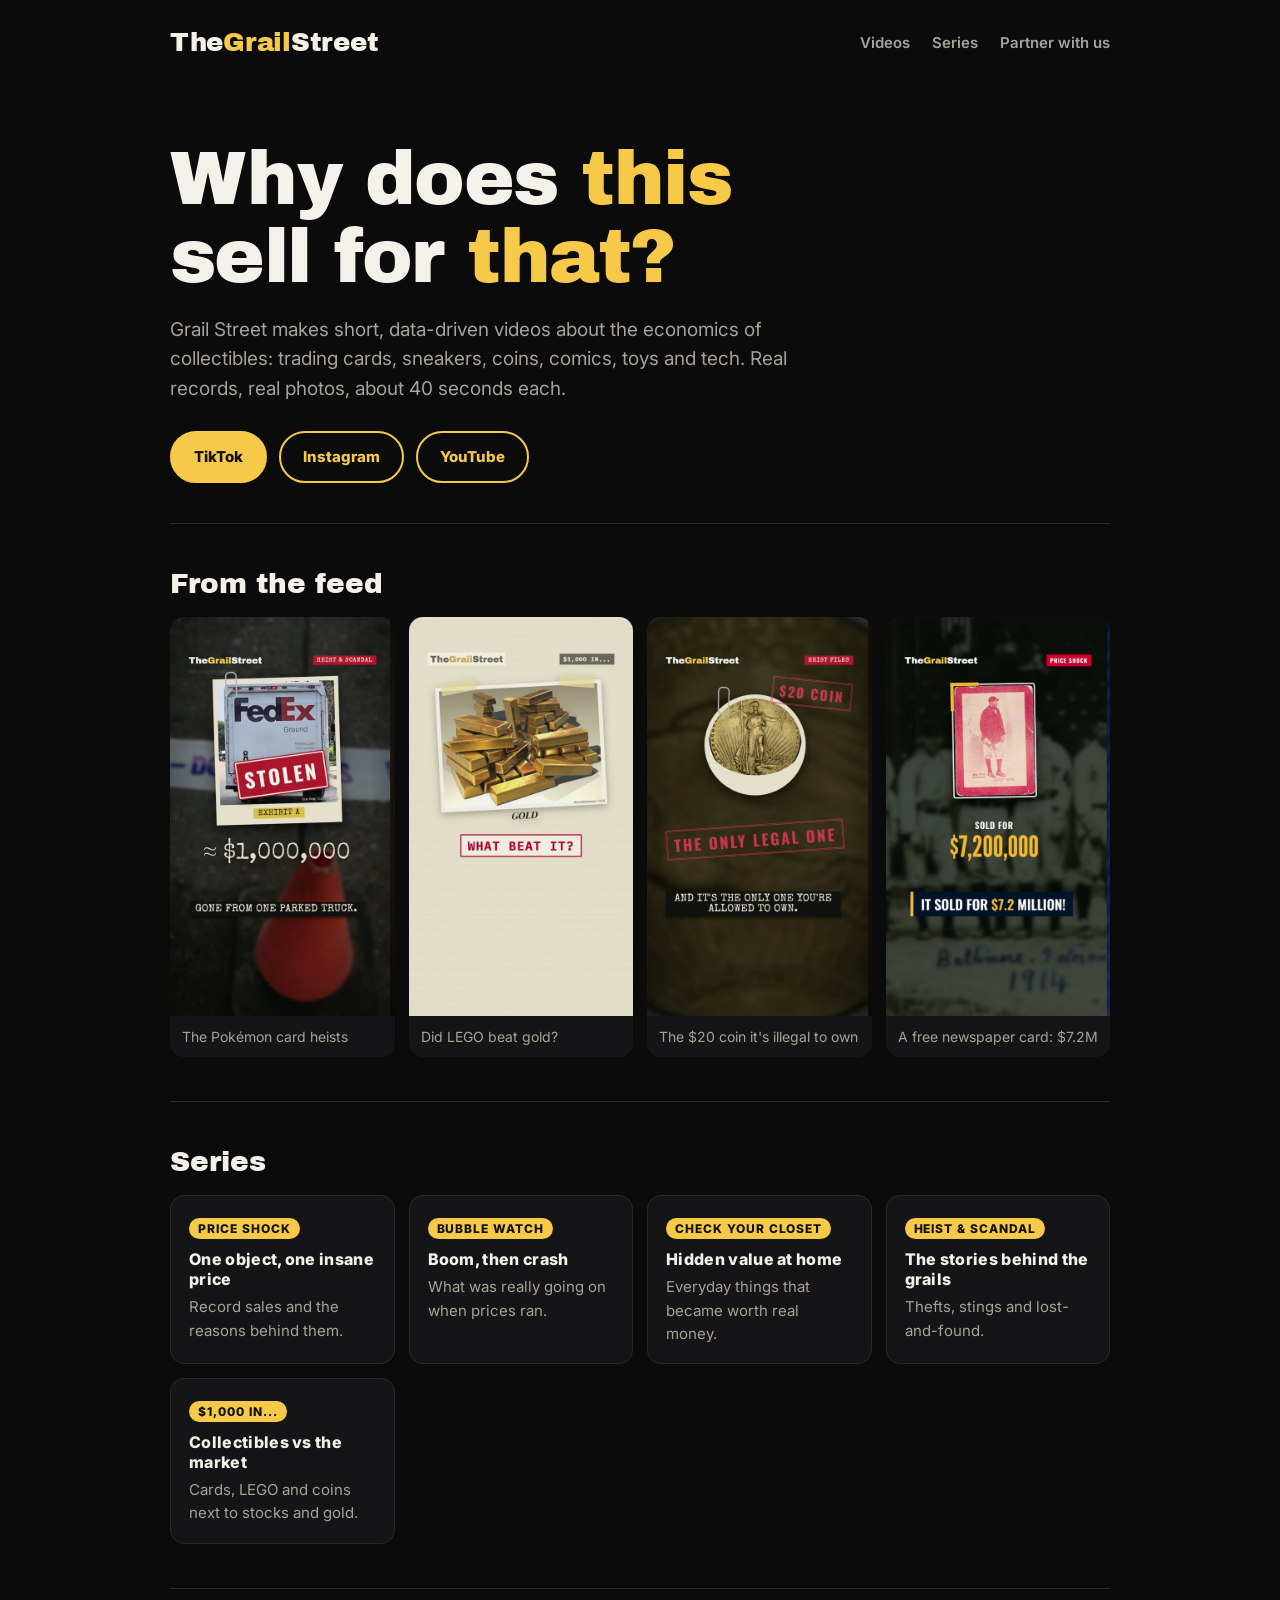
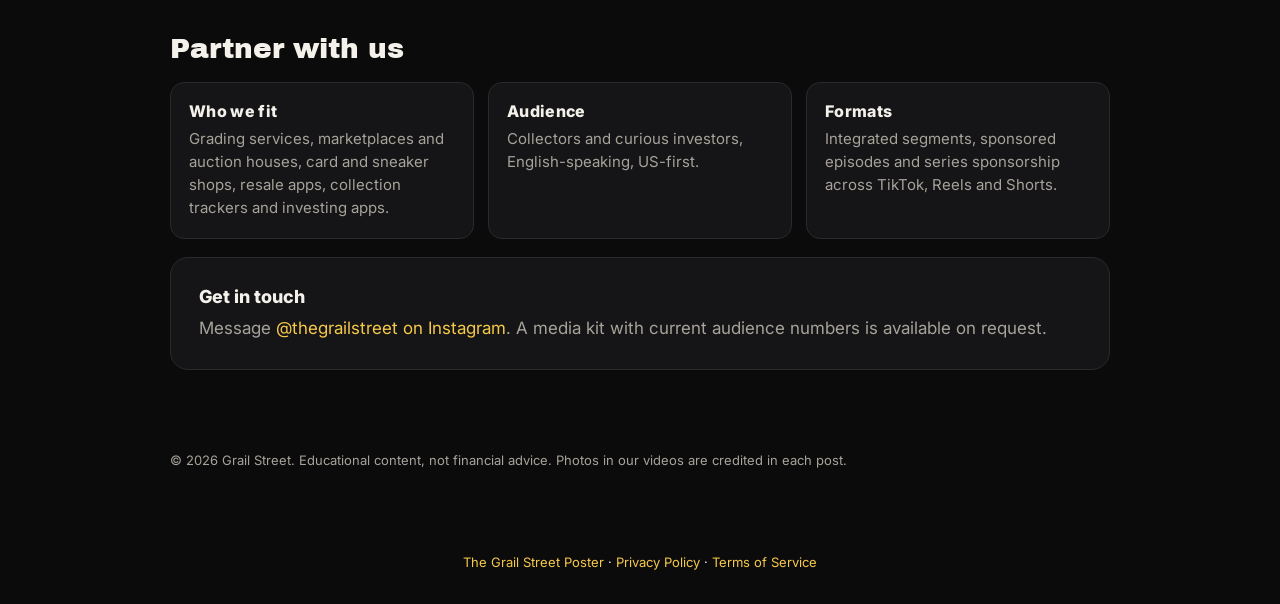
<file: index.html>
<!doctype html>
<html lang="en">
<head>
<meta charset="utf-8">
<meta name="viewport" content="width=device-width, initial-scale=1">
<title>Grail Street · The economics of collectibles</title>
<meta name="description" content="Grail Street makes short videos on why collectibles are worth what they are: cards, sneakers, coins, comics, toys and tech.">
<meta property="og:title" content="Grail Street">
<meta property="og:description" content="The economics of collectibles, in 40 seconds.">
<meta property="og:image" content="img/heist.jpg">
<link rel="preconnect" href="https://fonts.googleapis.com">
<link href="https://fonts.googleapis.com/css2?family=Archivo+Black&family=Inter:wght@400;600;800&display=swap" rel="stylesheet">
<style>
:root{--bg:#0B0B0C;--card:#151517;--ink:#F4F1EA;--mute:#A7A39A;--gold:#F7C948;--line:#2A2A2D}
*{box-sizing:border-box;margin:0;padding:0}
body{background:var(--bg);color:var(--ink);font:400 17px/1.55 Inter,system-ui,sans-serif}
a{color:var(--gold);text-decoration:none}
a:hover{text-decoration:underline}
.wrap{max-width:980px;margin:0 auto;padding:0 20px}
header{padding:28px 0;display:flex;justify-content:space-between;align-items:center}
.wm{font:400 26px "Archivo Black",sans-serif;letter-spacing:-.01em}
.wm b{font-weight:400;color:var(--gold)}
nav a{color:var(--mute);margin-left:22px;font-weight:600;font-size:15px}
.hero{padding:56px 0 40px}
.hero h1{font:400 clamp(40px,7vw,76px)/1.02 "Archivo Black",sans-serif;letter-spacing:-.02em}
.hero h1 span{color:var(--gold)}
.hero p{max-width:620px;color:var(--mute);font-size:19px;margin-top:20px}
.btns{margin-top:28px;display:flex;flex-wrap:wrap;gap:12px}
.btn{display:inline-block;padding:12px 22px;border-radius:999px;font-weight:800;font-size:15px;border:2px solid var(--gold)}
.btn.solid{background:var(--gold);color:#111}
.btn:hover{text-decoration:none;opacity:.9}
section{padding:44px 0;border-top:1px solid var(--line)}
h2{font:400 28px "Archivo Black",sans-serif;margin-bottom:18px}
.reel{display:grid;grid-template-columns:repeat(4,1fr);gap:14px}
.reel figure{background:var(--card);border-radius:14px;overflow:hidden}
.reel img{width:100%;display:block;aspect-ratio:9/16;object-fit:cover}
.reel figcaption{padding:10px 12px;font-size:14px;color:var(--mute)}
.grid{display:grid;grid-template-columns:repeat(auto-fit,minmax(210px,1fr));gap:14px}
.box{background:var(--card);border:1px solid var(--line);border-radius:14px;padding:18px}
.box h3{font:800 16px Inter;margin-bottom:6px;letter-spacing:.02em}
.box p{color:var(--mute);font-size:15px}
.tag{display:inline-block;font:800 12px Inter;letter-spacing:.08em;color:#111;background:var(--gold);padding:3px 9px;border-radius:999px;margin-bottom:10px}
.contact{background:var(--card);border:1px solid var(--line);border-radius:18px;padding:28px}
footer{padding:36px 0 50px;color:var(--mute);font-size:13px}
@media (max-width:760px){.reel{grid-template-columns:repeat(2,1fr)} nav{display:none}}
</style>
</head>
<body>
<div class="wrap">
  <header>
    <div class="wm">The<b>Grail</b>Street</div>
    <nav><a href="#watch">Videos</a><a href="#series">Series</a><a href="#partners">Partner with us</a></nav>
  </header>

  <div class="hero">
    <h1>Why does <span>this</span><br>sell for <span>that?</span></h1>
    <p>Grail Street makes short, data-driven videos about the economics of collectibles: trading cards, sneakers, coins, comics, toys and tech. Real records, real photos, about 40 seconds each.</p>
    <div class="btns">
      <a class="btn solid" href="https://www.tiktok.com/@thegrailstreet">TikTok</a>
      <a class="btn" href="https://www.instagram.com/thegrailstreet/">Instagram</a>
      <a class="btn" href="https://www.youtube.com/@thegrailstreet">YouTube</a>
    </div>
  </div>

  <section id="watch">
    <h2>From the feed</h2>
    <div class="reel">
      <figure><img src="img/heist.jpg" alt="Pokémon card heists episode"><figcaption>The Pokémon card heists</figcaption></figure>
      <figure><img src="img/lego.jpg" alt="LEGO vs gold episode"><figcaption>Did LEGO beat gold?</figcaption></figure>
      <figure><img src="img/coin.jpg" alt="1933 Double Eagle episode"><figcaption>The $20 coin it's illegal to own</figcaption></figure>
      <figure><img src="img/ruth.jpg" alt="Babe Ruth 1914 card episode"><figcaption>A free newspaper card: $7.2M</figcaption></figure>
    </div>
  </section>

  <section id="series">
    <h2>Series</h2>
    <div class="grid">
      <div class="box"><span class="tag">PRICE SHOCK</span><h3>One object, one insane price</h3><p>Record sales and the reasons behind them.</p></div>
      <div class="box"><span class="tag">BUBBLE WATCH</span><h3>Boom, then crash</h3><p>What was really going on when prices ran.</p></div>
      <div class="box"><span class="tag">CHECK YOUR CLOSET</span><h3>Hidden value at home</h3><p>Everyday things that became worth real money.</p></div>
      <div class="box"><span class="tag">HEIST &amp; SCANDAL</span><h3>The stories behind the grails</h3><p>Thefts, stings and lost-and-found.</p></div>
      <div class="box"><span class="tag">$1,000 IN...</span><h3>Collectibles vs the market</h3><p>Cards, LEGO and coins next to stocks and gold.</p></div>
    </div>
  </section>

  <section id="partners">
    <h2>Partner with us</h2>
    <div class="grid">
      <div class="box"><h3>Who we fit</h3><p>Grading services, marketplaces and auction houses, card and sneaker shops, resale apps, collection trackers and investing apps.</p></div>
      <div class="box"><h3>Audience</h3><p>Collectors and curious investors, English-speaking, US-first.</p></div>
      <div class="box"><h3>Formats</h3><p>Integrated segments, sponsored episodes and series sponsorship across TikTok, Reels and Shorts.</p></div>
    </div>
    <div class="contact" style="margin-top:18px">
      <h3 style="font:800 18px Inter;margin-bottom:8px">Get in touch</h3>
      <p style="color:var(--mute)">Message <a href="https://www.instagram.com/thegrailstreet/">@thegrailstreet on Instagram</a>. A media kit with current audience numbers is available on request.</p>
    </div>
  </section>

  <footer>© 2026 Grail Street. Educational content, not financial advice. Photos in our videos are credited in each post.</footer>
</div>
<p style="text-align:center;font-size:13px;margin:32px 0"><a href="app.html">The Grail Street Poster</a> · <a href="privacy.html">Privacy Policy</a> · <a href="terms.html">Terms of Service</a></p></body>
</html>
</file>
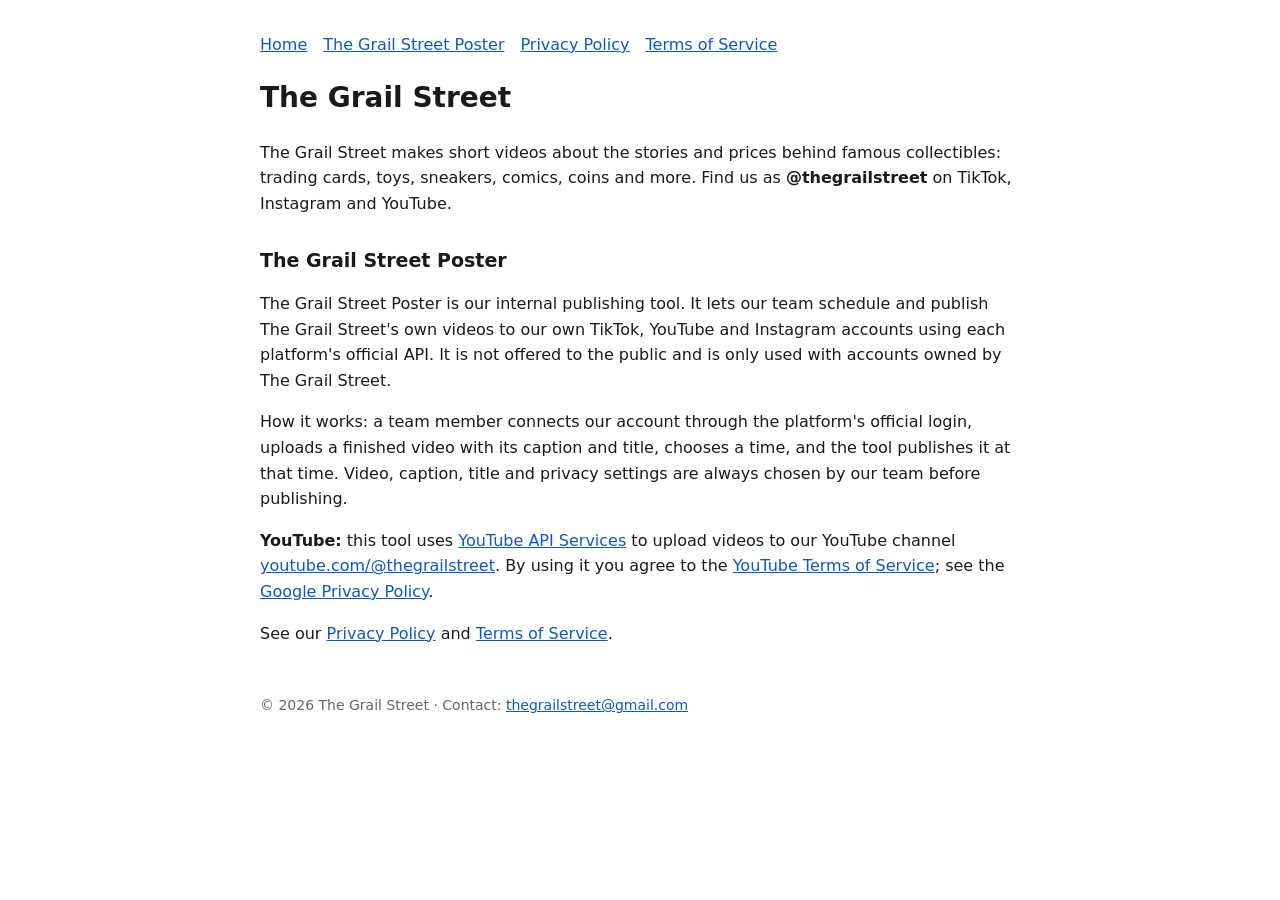
<file: app.html>
<!doctype html><html lang="en"><head><meta charset="utf-8"><meta name="viewport" content="width=device-width,initial-scale=1"><title>The Grail Street</title><link rel="stylesheet" href="style.css"></head><body><nav><a href="./">Home</a><a href="app.html">The Grail Street Poster</a><a href="privacy.html">Privacy Policy</a><a href="terms.html">Terms of Service</a></nav>
<h1>The Grail Street</h1>
<p>The Grail Street makes short videos about the stories and prices behind famous collectibles: trading cards, toys, sneakers, comics, coins and more. Find us as <b>@thegrailstreet</b> on TikTok, Instagram and YouTube.</p>
<h2>The Grail Street Poster</h2>
<p>The Grail Street Poster is our internal publishing tool. It lets our team schedule and publish The Grail Street's own videos to our own TikTok, YouTube and Instagram accounts using each platform's official API. It is not offered to the public and is only used with accounts owned by The Grail Street.</p>
<p>How it works: a team member connects our account through the platform's official login, uploads a finished video with its caption and title, chooses a time, and the tool publishes it at that time. Video, caption, title and privacy settings are always chosen by our team before publishing.</p>
<p><b>YouTube:</b> this tool uses <a href="https://developers.google.com/youtube">YouTube API Services</a> to upload videos to our YouTube channel <a href="https://www.youtube.com/@thegrailstreet">youtube.com/@thegrailstreet</a>. By using it you agree to the <a href="https://www.youtube.com/t/terms">YouTube Terms of Service</a>; see the <a href="https://policies.google.com/privacy">Google Privacy Policy</a>.</p>
<p>See our <a href="privacy.html">Privacy Policy</a> and <a href="terms.html">Terms of Service</a>.</p>
<footer>&copy; 2026 The Grail Street &middot; Contact: <a href="mailto:thegrailstreet@gmail.com">thegrailstreet@gmail.com</a></footer></body></html>
</file>
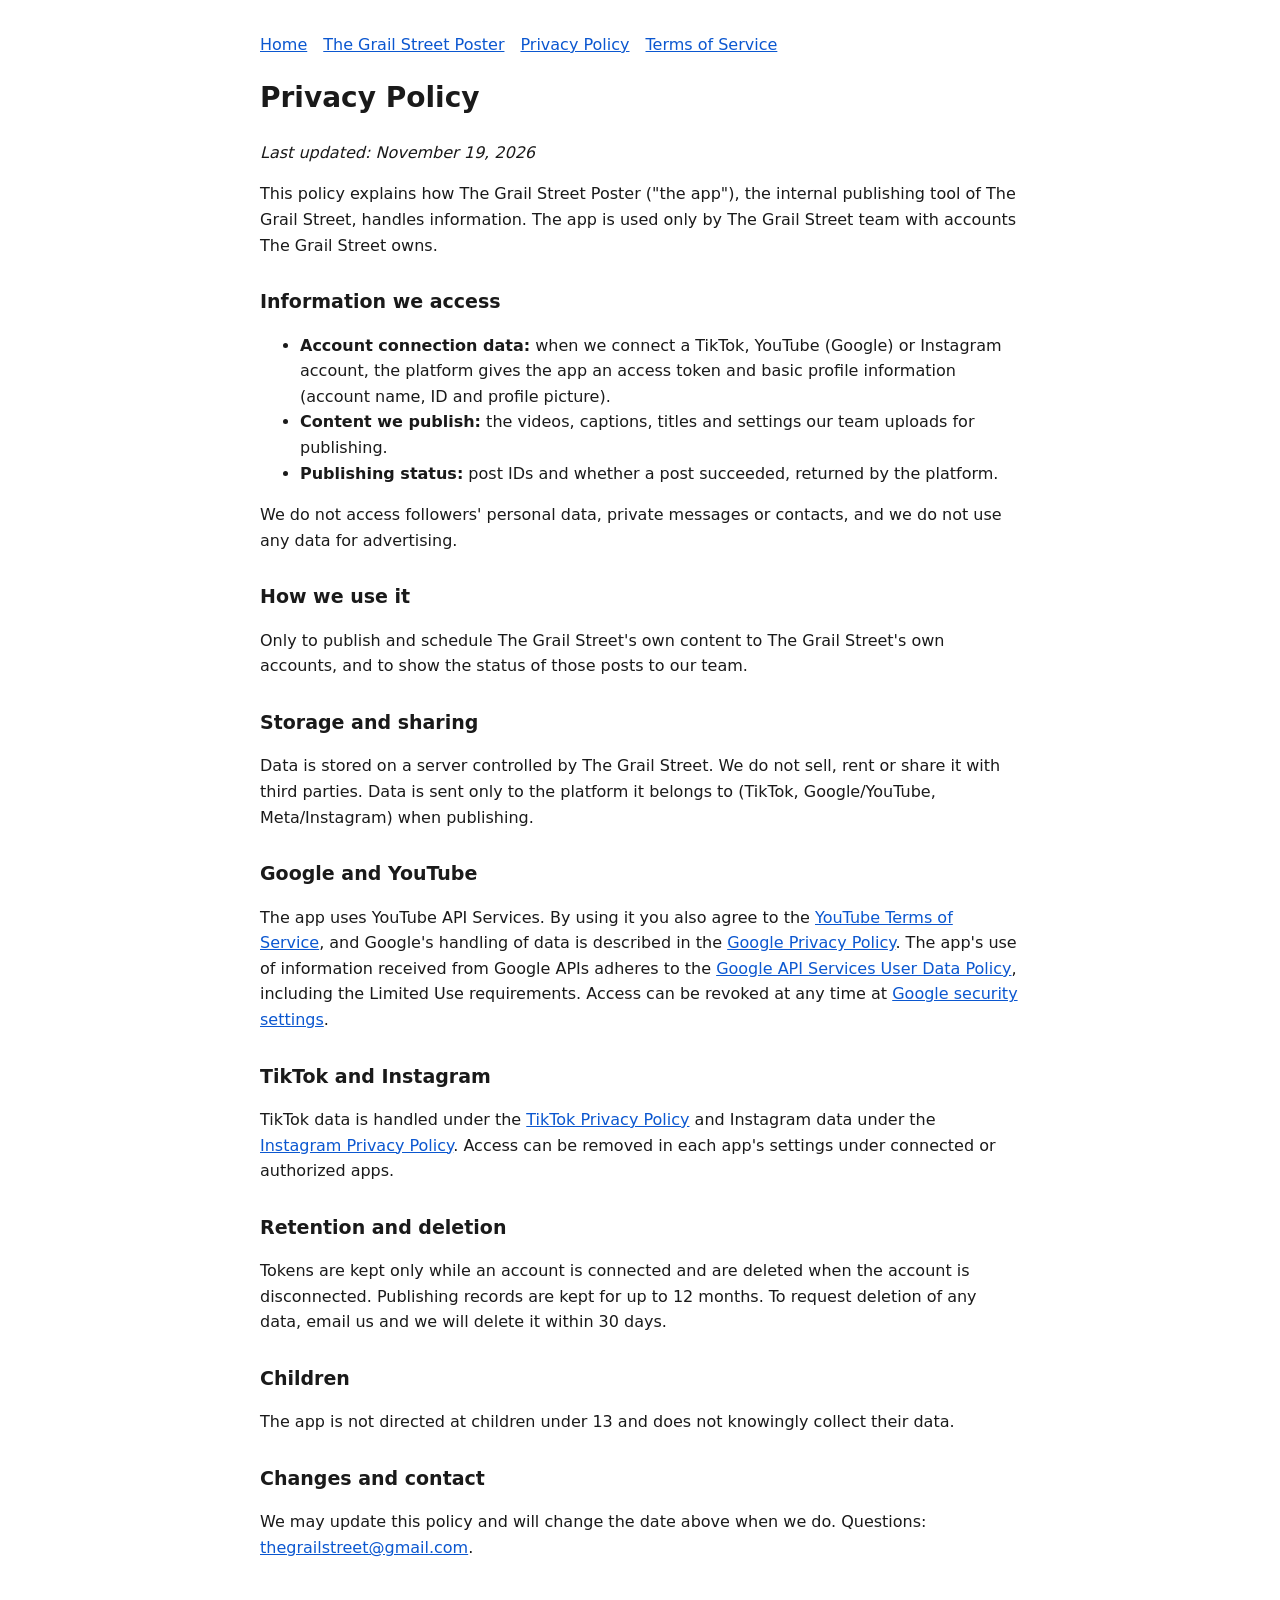
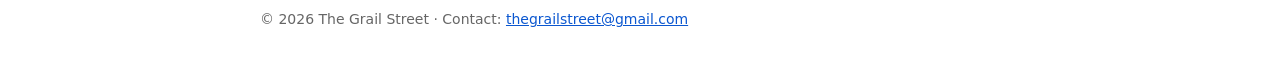
<file: privacy.html>
<!doctype html><html lang="en"><head><meta charset="utf-8"><meta name="viewport" content="width=device-width,initial-scale=1"><title>Privacy Policy - The Grail Street</title><link rel="stylesheet" href="style.css"></head><body><nav><a href="./">Home</a><a href="app.html">The Grail Street Poster</a><a href="privacy.html">Privacy Policy</a><a href="terms.html">Terms of Service</a></nav>
<h1>Privacy Policy</h1>
<p><i>Last updated: November 19, 2026</i></p>
<p>This policy explains how The Grail Street Poster ("the app"), the internal publishing tool of The Grail Street, handles information. The app is used only by The Grail Street team with accounts The Grail Street owns.</p>
<h2>Information we access</h2>
<ul>
<li><b>Account connection data:</b> when we connect a TikTok, YouTube (Google) or Instagram account, the platform gives the app an access token and basic profile information (account name, ID and profile picture).</li>
<li><b>Content we publish:</b> the videos, captions, titles and settings our team uploads for publishing.</li>
<li><b>Publishing status:</b> post IDs and whether a post succeeded, returned by the platform.</li>
</ul>
<p>We do not access followers' personal data, private messages or contacts, and we do not use any data for advertising.</p>
<h2>How we use it</h2>
<p>Only to publish and schedule The Grail Street's own content to The Grail Street's own accounts, and to show the status of those posts to our team.</p>
<h2>Storage and sharing</h2>
<p>Data is stored on a server controlled by The Grail Street. We do not sell, rent or share it with third parties. Data is sent only to the platform it belongs to (TikTok, Google/YouTube, Meta/Instagram) when publishing.</p>
<h2>Google and YouTube</h2>
<p>The app uses YouTube API Services. By using it you also agree to the <a href="https://www.youtube.com/t/terms">YouTube Terms of Service</a>, and Google's handling of data is described in the <a href="https://policies.google.com/privacy">Google Privacy Policy</a>. The app's use of information received from Google APIs adheres to the <a href="https://developers.google.com/terms/api-services-user-data-policy">Google API Services User Data Policy</a>, including the Limited Use requirements. Access can be revoked at any time at <a href="https://security.google.com/settings/security/permissions">Google security settings</a>.</p>
<h2>TikTok and Instagram</h2>
<p>TikTok data is handled under the <a href="https://www.tiktok.com/legal/privacy-policy">TikTok Privacy Policy</a> and Instagram data under the <a href="https://privacycenter.instagram.com/policy">Instagram Privacy Policy</a>. Access can be removed in each app's settings under connected or authorized apps.</p>
<h2>Retention and deletion</h2>
<p>Tokens are kept only while an account is connected and are deleted when the account is disconnected. Publishing records are kept for up to 12 months. To request deletion of any data, email us and we will delete it within 30 days.</p>
<h2>Children</h2>
<p>The app is not directed at children under 13 and does not knowingly collect their data.</p>
<h2>Changes and contact</h2>
<p>We may update this policy and will change the date above when we do. Questions: <a href="mailto:thegrailstreet@gmail.com">thegrailstreet@gmail.com</a>.</p>
<footer>&copy; 2026 The Grail Street &middot; Contact: <a href="mailto:thegrailstreet@gmail.com">thegrailstreet@gmail.com</a></footer></body></html>
</file>
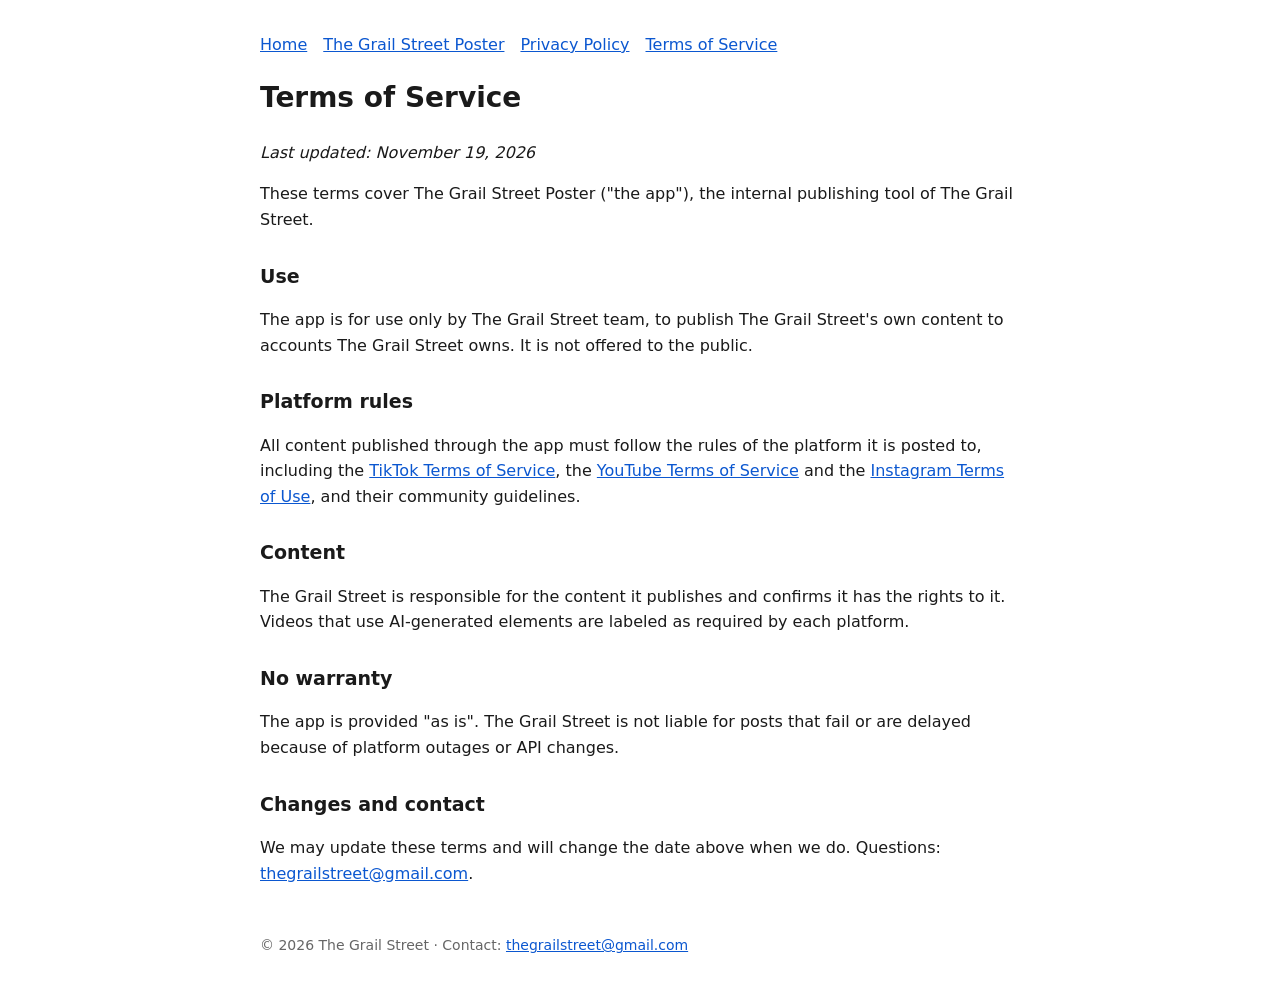
<file: terms.html>
<!doctype html><html lang="en"><head><meta charset="utf-8"><meta name="viewport" content="width=device-width,initial-scale=1"><title>Terms of Service - The Grail Street</title><link rel="stylesheet" href="style.css"></head><body><nav><a href="./">Home</a><a href="app.html">The Grail Street Poster</a><a href="privacy.html">Privacy Policy</a><a href="terms.html">Terms of Service</a></nav>
<h1>Terms of Service</h1>
<p><i>Last updated: November 19, 2026</i></p>
<p>These terms cover The Grail Street Poster ("the app"), the internal publishing tool of The Grail Street.</p>
<h2>Use</h2>
<p>The app is for use only by The Grail Street team, to publish The Grail Street's own content to accounts The Grail Street owns. It is not offered to the public.</p>
<h2>Platform rules</h2>
<p>All content published through the app must follow the rules of the platform it is posted to, including the <a href="https://www.tiktok.com/legal/terms-of-service">TikTok Terms of Service</a>, the <a href="https://www.youtube.com/t/terms">YouTube Terms of Service</a> and the <a href="https://help.instagram.com/581066165581870">Instagram Terms of Use</a>, and their community guidelines.</p>
<h2>Content</h2>
<p>The Grail Street is responsible for the content it publishes and confirms it has the rights to it. Videos that use AI-generated elements are labeled as required by each platform.</p>
<h2>No warranty</h2>
<p>The app is provided "as is". The Grail Street is not liable for posts that fail or are delayed because of platform outages or API changes.</p>
<h2>Changes and contact</h2>
<p>We may update these terms and will change the date above when we do. Questions: <a href="mailto:thegrailstreet@gmail.com">thegrailstreet@gmail.com</a>.</p>
<footer>&copy; 2026 The Grail Street &middot; Contact: <a href="mailto:thegrailstreet@gmail.com">thegrailstreet@gmail.com</a></footer></body></html>
</file>
<file: style.css>
body{font:16px/1.6 system-ui,sans-serif;max-width:760px;margin:0 auto;padding:32px 16px;color:#1a1a1a;background:#fff}
h1{font-size:28px}h2{font-size:19px;margin-top:28px}a{color:#0b57d0}nav a{margin-right:16px}footer{margin-top:48px;font-size:14px;color:#666}
</file>
